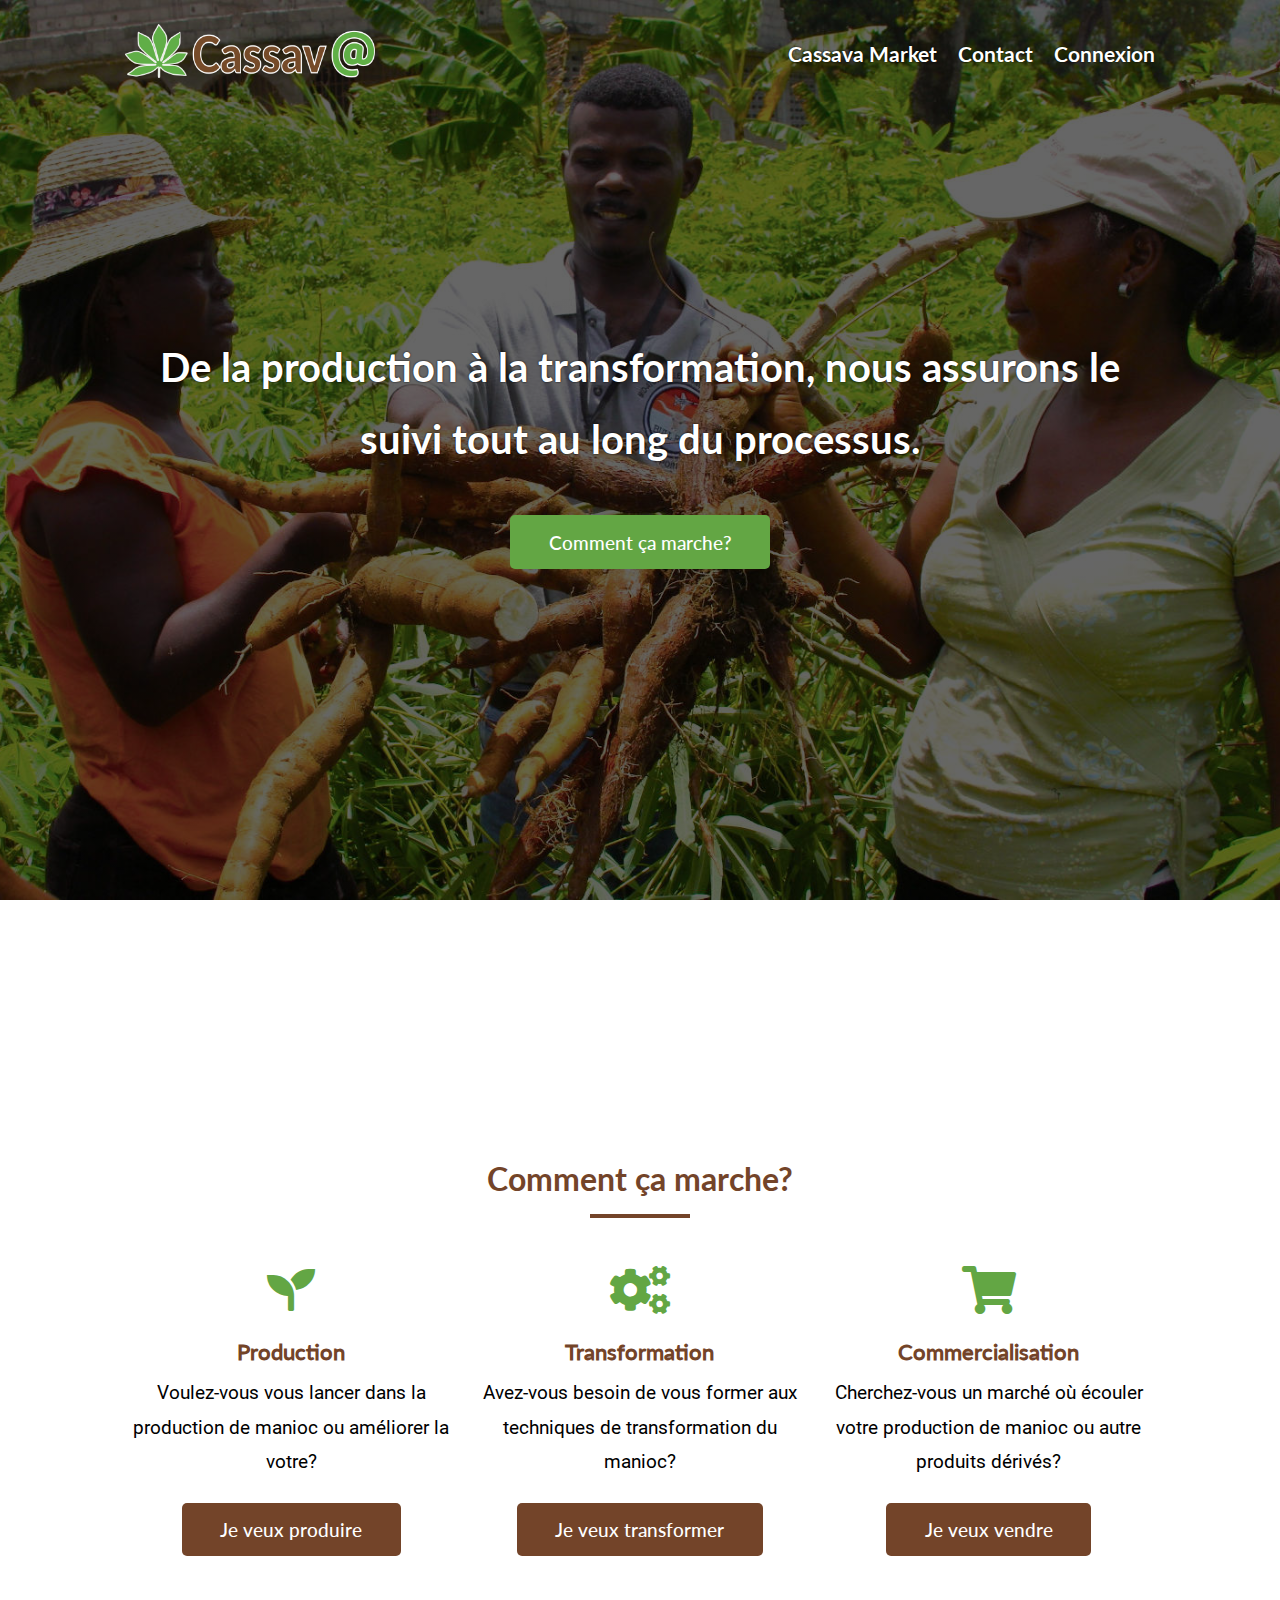
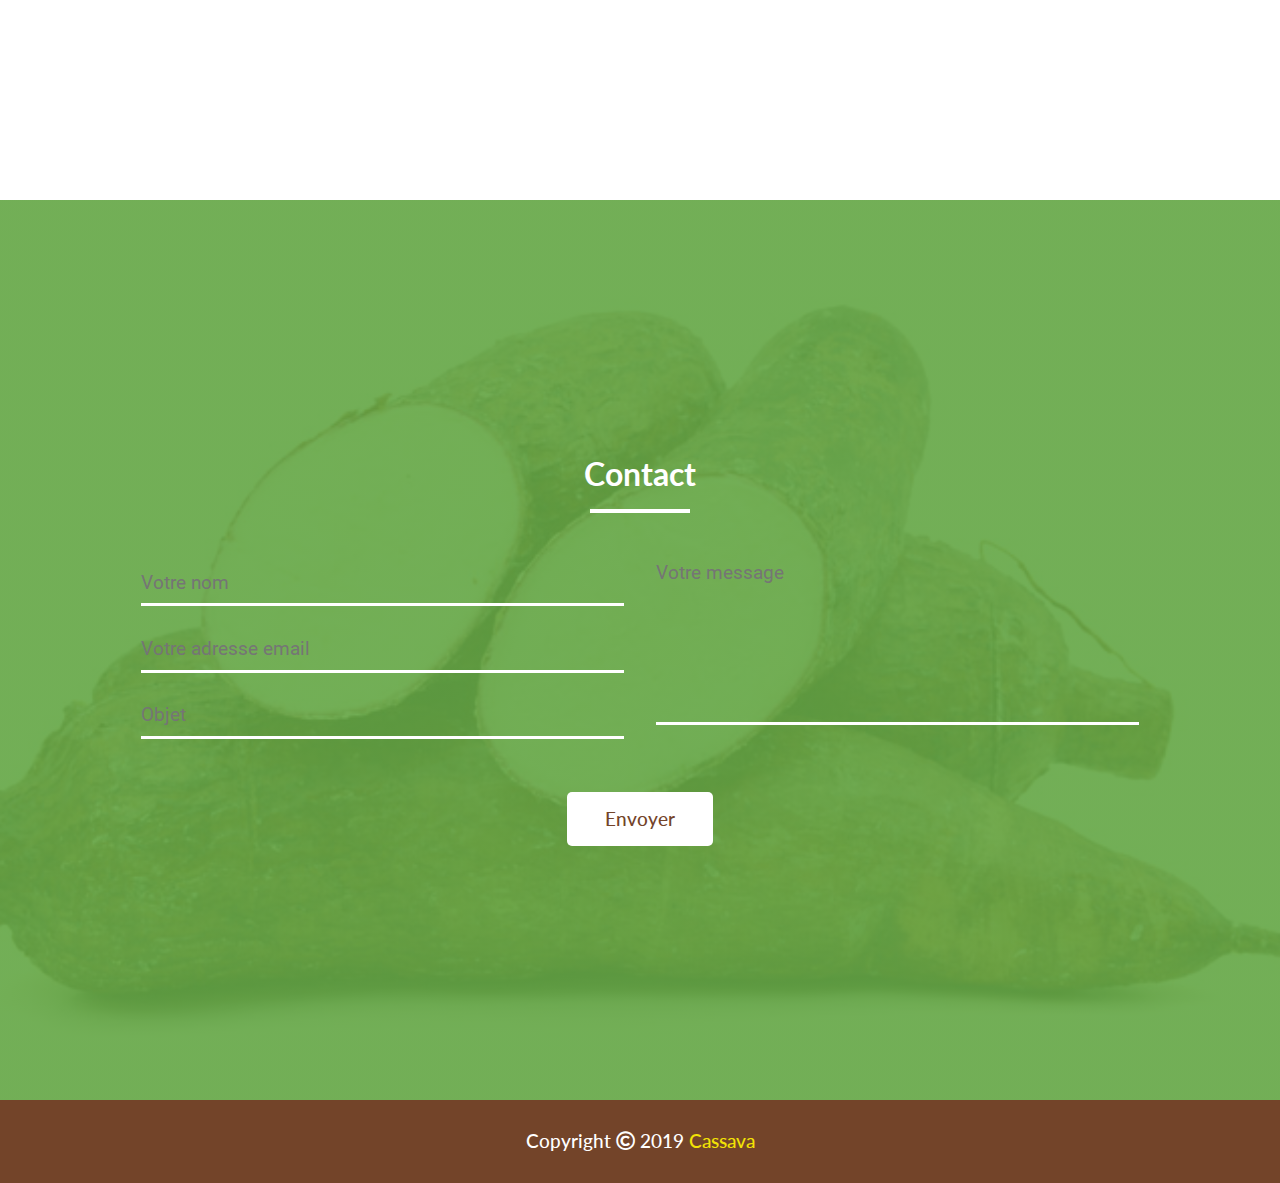
<file: index.html>
<!DOCTYPE html>
<html lang="fr">

<head>
    <meta charset="UTF-8">
    <meta name="viewport" content="width=device-width, initial-scale=1.0">
    <meta http-equiv="X-UA-Compatible" content="ie=edge">

    <title>Cassava - Mise en relation entre producteurs et acheteurs de manioc et produits transformés</title>

    <meta name="author" content="eliseekn">
    <meta name="keywords" content="manioc, production, transformation, commercialisation, mise en relation">
    <meta name="description" content="Cassava met en relation les producteurs et acheteurs de manioc et produits dérivés">

    <link rel="apple-touch-icon-precomposed" sizes="57x57" href="assets/img/logo/favicon/apple-touch-icon-57x57.png" />
    <link rel="apple-touch-icon-precomposed" sizes="114x114"
        href="assets/img/logo/favicon/apple-touch-icon-114x114.png" />
    <link rel="apple-touch-icon-precomposed" sizes="72x72"
        href="assets/assets/img/logo/favicon/apple-touch-icon-72x72.png" />
    <link rel="apple-touch-icon-precomposed" sizes="144x144"
        href="assets/img/logo/favicon/apple-touch-icon-144x144.png" />
    <link rel="apple-touch-icon-precomposed" sizes="60x60" href="assets/img/logo/favicon/apple-touch-icon-60x60.png" />
    <link rel="apple-touch-icon-precomposed" sizes="120x120"
        href="assets/img/logo/favicon/apple-touch-icon-120x120.png" />
    <link rel="apple-touch-icon-precomposed" sizes="76x76" href="assets/img/logo/favicon/apple-touch-icon-76x76.png" />
    <link rel="apple-touch-icon-precomposed" sizes="152x152"
        href="assets/img/logo/favicon/apple-touch-icon-152x152.png" />
    <link rel="icon" type="image/png" href="assets/img/logo/favicon/favicon-196x196.png" sizes="196x196" />
    <link rel="icon" type="image/png" href="assets/img/logo/favicon/favicon-96x96.png" sizes="96x96" />
    <link rel="icon" type="image/png" href="assets/img/logo/favicon/favicon-32x32.png" sizes="32x32" />
    <link rel="icon" type="image/png" href="assets/img/logo/favicon/favicon-16x16.png" sizes="16x16" />
    <link rel="icon" type="image/png" href="assets/img/logo/favicon/favicon-128.png" sizes="128x128" />
    <meta name="application-name" content="&nbsp;" />
    <meta name="msapplication-TileColor" content="#FFFFFF" />
    <meta name="msapplication-TileImage" content="assets/img/logo/favicon/mstile-144x144.png" />
    <meta name="msapplication-square70x70logo" content="assets/img/logo/favicon/mstile-70x70.png" />
    <meta name="msapplication-square150x150logo" content="assets/img/logo/favicon/mstile-150x150.png" />
    <meta name="msapplication-wide310x150logo" content="assets/img/logo/favicon/mstile-310x150.png" />
    <meta name="msapplication-square310x310logo" content="assets/img/logo/favicon/mstile-310x310.png" />

    <link rel="stylesheet" href="vendor/fontawesome-5.11.2/css/all.min.css">
    <link rel="stylesheet" href="assets/css/home.css">

    <script src="vendor/jquery-3.4.1.min.js"></script>
    <script src="assets/js/scroll-top.js"></script>
</head>
<body id="page-top">
    <nav>
        <div class="container">
            <a href="#" title="Accueil">
                <img src="assets/img/logo/logo.png" alt="Logo">
            </a>

            <ul>
                <a href="cassava-market.html">Cassava Market</a>
                <a href="#contact">Contact</a>
                <a href="connexion.html">Connexion</a>
            </ul>
        </div>
    </nav>

    <header>
        <div class="container">
            <h1>De la production à la transformation, nous assurons le suivi tout au long du processus.</h1>
            <a href="#comment-ca-marche" class="btn__green">Comment ça marche?</a>
        </div>
    </header>

    <section id="comment-ca-marche">
        <div class="container">
            <div class="section-header">
                <h2>Comment ça marche?</h2>
                <hr noshade="noshade">
            </div>

            <div class="section-content">
                <div>
                    <li class="fas fa-seedling"></li>
                    <h3>Production</h3>
                    <p>Voulez-vous vous lancer dans la production de manioc ou améliorer la votre?</p>
                    <a href="production.html" class="btn__brown">Je veux produire</a>
                </div>

                <div>
                    <li class="fas fa-cogs"></li>
                    <h3>Transformation</h3>
                    <p>Avez-vous besoin de vous former aux techniques de transformation du manioc?</p>
                    <a href="transformation.html" class="btn__brown">Je veux transformer</a>
                </div>

                <div>
                    <li class="fas fa-shopping-cart"></li>
                    <h3>Commercialisation</h3>
                    <p>Cherchez-vous un marché où écouler votre production de manioc ou autre produits dérivés?</p>
                    <a href="commercialisation.html" class="btn__brown">Je veux vendre</a>
                </div>
            </div>
        </div>
    </section>

    <section id="contact">
        <div class="container">
            <div class="section-header">
                <h2>Contact</h2>
                <hr noshade="noshade">
            </div>

            <div class="section-content">
                <form action="">
                    <div class="row">
                        <div class="col-left">
                            <input type="text" id="name" placeholder="Votre nom" required>
                            <input type="email" id="email" placeholder="Votre adresse email" required>
                            <input type="text" id="subject" placeholder="Objet" required>
                        </div>

                        <div class="col-right">
                            <textarea id="message" rows="7" placeholder="Votre message" required></textarea>
                        </div>
                    </div>

                    <button type="submit" class="btn__white">Envoyer</button>
                </form>
            </div>
        </div>
    </section>

    <a href="#page-top" id="scroll-top" title="Aller en haut">
        <li class="fas fa-chevron-up"></li>
    </a>

    <footer>
        <div class="container">
            <p>
                Copyright <i class="far fa-copyright"></i> 2019 <a href="">Cassava</a>
            </p>
        </div>
    </footer>
</body>
</html>
</file>
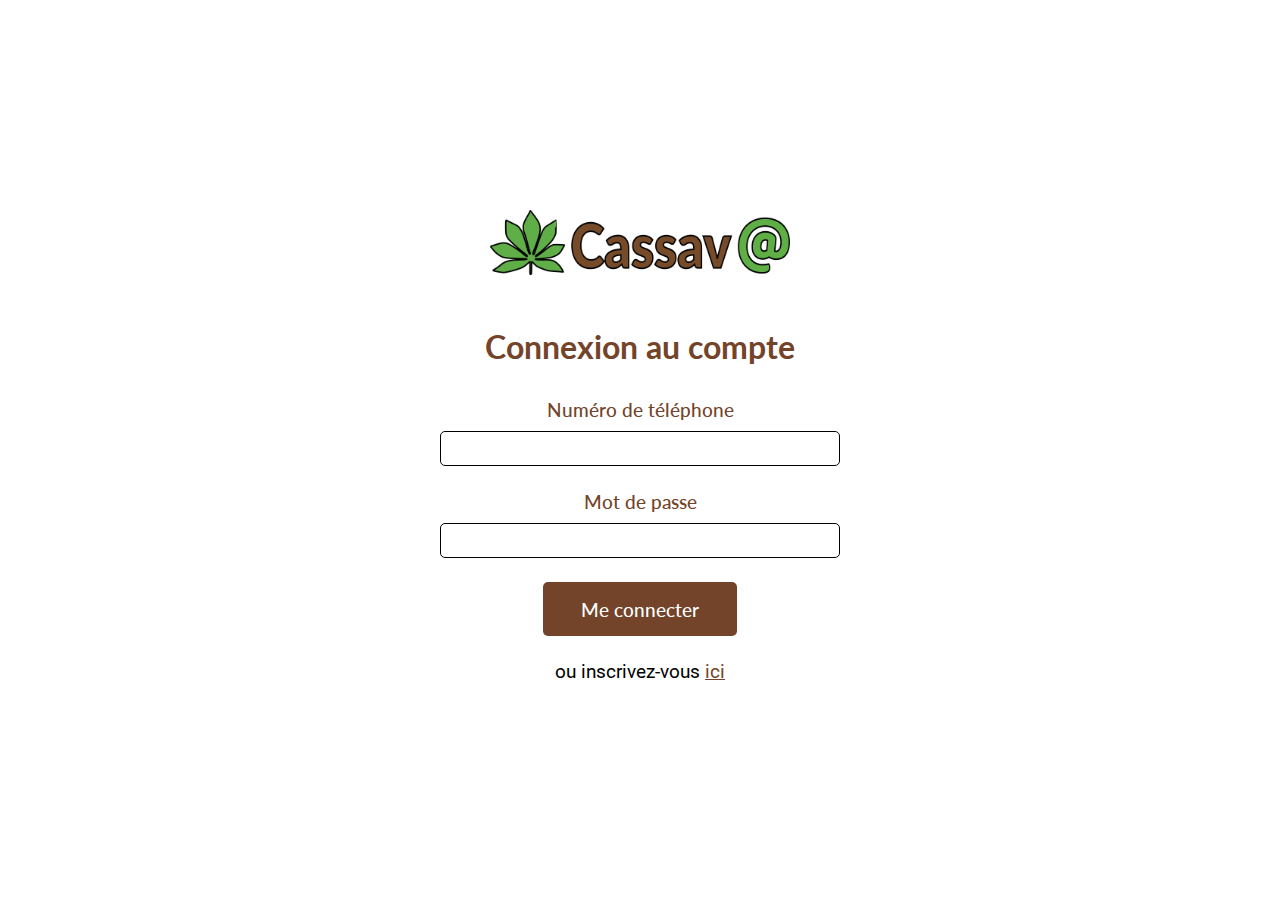
<file: connexion.html>
<!DOCTYPE html>
<html lang="fr">
<head>
    <meta charset="UTF-8">
    <meta name="viewport" content="width=device-width, initial-scale=1.0">
    <meta http-equiv="X-UA-Compatible" content="ie=edge">

    <title>Cassava - Connexion au compte</title>

    <meta name="author" content="eliseekn">
    <meta name="keywords" content="manioc, production manioc, mise en relation">
    <meta name="description" content="Cassava met en relation producteurs et professionnels de la culture du manioc">

    <link rel="apple-touch-icon-precomposed" sizes="57x57" href="assets/img/logo/favicon/apple-touch-icon-57x57.png" />
    <link rel="apple-touch-icon-precomposed" sizes="114x114" href="assets/img/logo/favicon/apple-touch-icon-114x114.png" />
    <link rel="apple-touch-icon-precomposed" sizes="72x72" href="assets/assets/img/logo/favicon/apple-touch-icon-72x72.png" />
    <link rel="apple-touch-icon-precomposed" sizes="144x144" href="assets/img/logo/favicon/apple-touch-icon-144x144.png" />
    <link rel="apple-touch-icon-precomposed" sizes="60x60" href="assets/img/logo/favicon/apple-touch-icon-60x60.png" />
    <link rel="apple-touch-icon-precomposed" sizes="120x120" href="assets/img/logo/favicon/apple-touch-icon-120x120.png" />
    <link rel="apple-touch-icon-precomposed" sizes="76x76" href="assets/img/logo/favicon/apple-touch-icon-76x76.png" />
    <link rel="apple-touch-icon-precomposed" sizes="152x152" href="assets/img/logo/favicon/apple-touch-icon-152x152.png" />
    <link rel="icon" type="image/png" href="assets/img/logo/favicon/favicon-196x196.png" sizes="196x196" />
    <link rel="icon" type="image/png" href="assets/img/logo/favicon/favicon-96x96.png" sizes="96x96" />
    <link rel="icon" type="image/png" href="assets/img/logo/favicon/favicon-32x32.png" sizes="32x32" />
    <link rel="icon" type="image/png" href="assets/img/logo/favicon/favicon-16x16.png" sizes="16x16" />
    <link rel="icon" type="image/png" href="assets/img/logo/favicon/favicon-128.png" sizes="128x128" />
    <meta name="application-name" content="&nbsp;"/>
    <meta name="msapplication-TileColor" content="#FFFFFF" />
    <meta name="msapplication-TileImage" content="assets/img/logo/favicon/mstile-144x144.png" />
    <meta name="msapplication-square70x70logo" content="assets/img/logo/favicon/mstile-70x70.png" />
    <meta name="msapplication-square150x150logo" content="assets/img/logo/favicon/mstile-150x150.png" />
    <meta name="msapplication-wide310x150logo" content="assets/img/logo/favicon/mstile-310x150.png" />
    <meta name="msapplication-square310x310logo" content="assets/img/logo/favicon/mstile-310x310.png" />

    <link rel="stylesheet" href="vendor/fontawesome-5.11.2/css/all.min.css">
    <link rel="stylesheet" href="assets/css/account.css">
</head>
<body>
    <div class="login-card">
        <div class="container">
            <img src="assets/img/logo/logo_2.png" alt="Logo Cassava">

            <div class="section-header">
                <h2>Connexion au compte</h2>
            </div>
            
            <form id="login-form">
                <div class="input-group">
                    <label for="phone">Numéro de téléphone</label>
                    <input type="text" id="phone">
                </div>
                
                <div class="input-group">
                    <label for="password">Mot de passe</label>
                    <input type="password" id="password">
                </div>

                <div>
                    <button type="submit" class="btn__brown">Me connecter</button>
                    <p>ou inscrivez-vous <a href="inscription.html">ici</a></p>
                </div>
            </form>
        </div>
    </div>
</body>
</file>
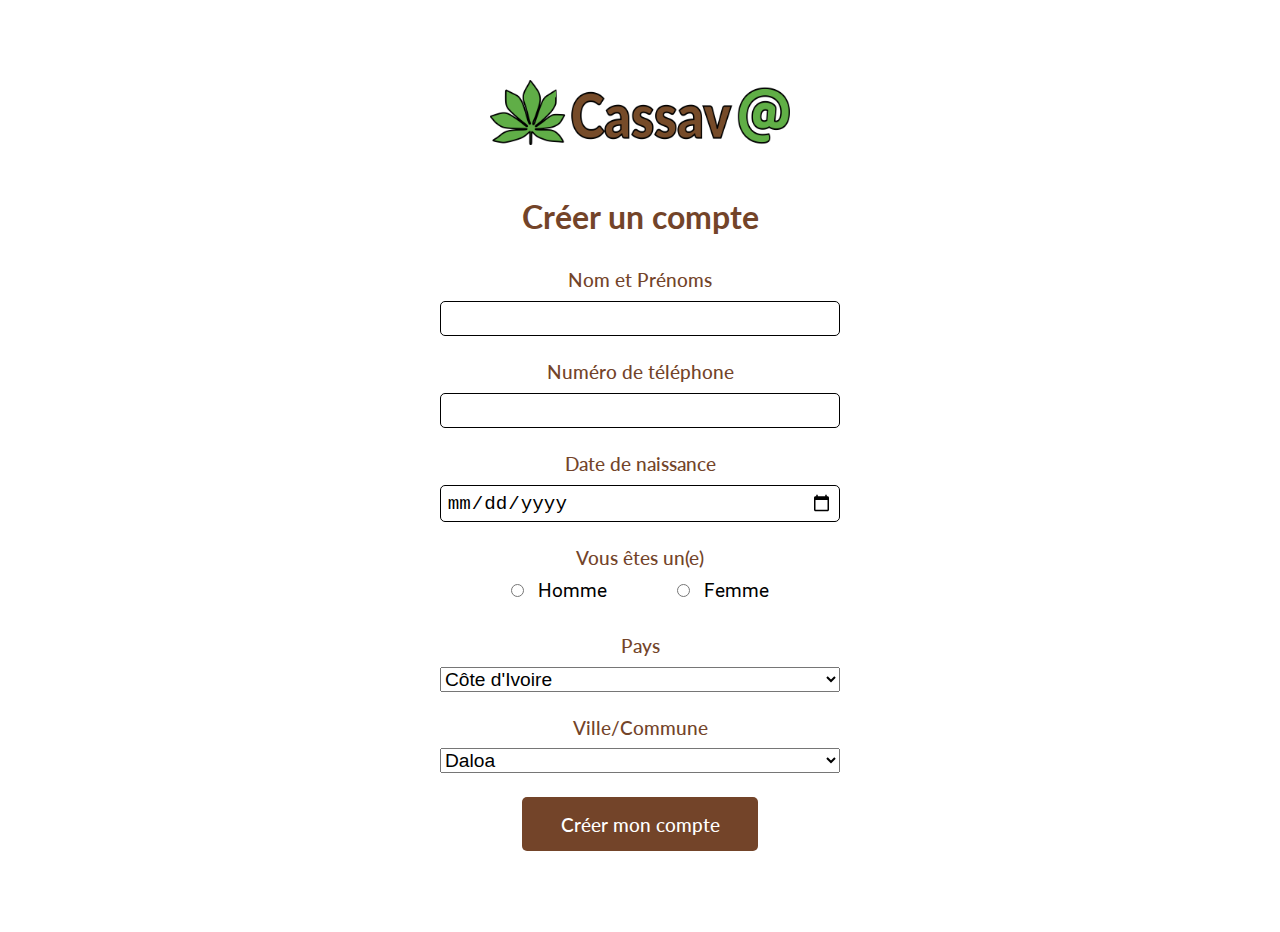
<file: inscription.html>
<!DOCTYPE html>
<html lang="fr">
<head>
    <meta charset="UTF-8">
    <meta name="viewport" content="width=device-width, initial-scale=1.0">
    <meta http-equiv="X-UA-Compatible" content="ie=edge">

    <title>Cassava - Formation et conseils sur la production de manioc</title>

    <meta name="author" content="eliseekn">
    <meta name="keywords" content="manioc, production manioc, mise en relation">
    <meta name="description" content="Cassava met en relation producteurs et professionnels de la culture du manioc">

    <link rel="apple-touch-icon-precomposed" sizes="57x57" href="assets/img/logo/favicon/apple-touch-icon-57x57.png" />
    <link rel="apple-touch-icon-precomposed" sizes="114x114" href="assets/img/logo/favicon/apple-touch-icon-114x114.png" />
    <link rel="apple-touch-icon-precomposed" sizes="72x72" href="assets/assets/img/logo/favicon/apple-touch-icon-72x72.png" />
    <link rel="apple-touch-icon-precomposed" sizes="144x144" href="assets/img/logo/favicon/apple-touch-icon-144x144.png" />
    <link rel="apple-touch-icon-precomposed" sizes="60x60" href="assets/img/logo/favicon/apple-touch-icon-60x60.png" />
    <link rel="apple-touch-icon-precomposed" sizes="120x120" href="assets/img/logo/favicon/apple-touch-icon-120x120.png" />
    <link rel="apple-touch-icon-precomposed" sizes="76x76" href="assets/img/logo/favicon/apple-touch-icon-76x76.png" />
    <link rel="apple-touch-icon-precomposed" sizes="152x152" href="assets/img/logo/favicon/apple-touch-icon-152x152.png" />
    <link rel="icon" type="image/png" href="assets/img/logo/favicon/favicon-196x196.png" sizes="196x196" />
    <link rel="icon" type="image/png" href="assets/img/logo/favicon/favicon-96x96.png" sizes="96x96" />
    <link rel="icon" type="image/png" href="assets/img/logo/favicon/favicon-32x32.png" sizes="32x32" />
    <link rel="icon" type="image/png" href="assets/img/logo/favicon/favicon-16x16.png" sizes="16x16" />
    <link rel="icon" type="image/png" href="assets/img/logo/favicon/favicon-128.png" sizes="128x128" />
    <meta name="application-name" content="&nbsp;"/>
    <meta name="msapplication-TileColor" content="#FFFFFF" />
    <meta name="msapplication-TileImage" content="assets/img/logo/favicon/mstile-144x144.png" />
    <meta name="msapplication-square70x70logo" content="assets/img/logo/favicon/mstile-70x70.png" />
    <meta name="msapplication-square150x150logo" content="assets/img/logo/favicon/mstile-150x150.png" />
    <meta name="msapplication-wide310x150logo" content="assets/img/logo/favicon/mstile-310x150.png" />
    <meta name="msapplication-square310x310logo" content="assets/img/logo/favicon/mstile-310x310.png" />

    <link rel="stylesheet" href="vendor/fontawesome-5.11.2/css/all.min.css">
    <link rel="stylesheet" href="assets/css/account.css">
</head>
<body>
    <div class="register-card">
        <div class="container">
            <img src="assets/img/logo/logo_2.png" alt="Logo Cassava">

            <div class="section-header">
                <h2>Créer un compte</h2>
            </div>
            
            <form id="register-form">
                <div class="input-group">
                    <label for="last-name">Nom et Prénoms</label>
                    <input type="text" id="last-name">
                </div>

                <div class="input-group">
                    <label for="phone">Numéro de téléphone</label>
                    <input type="text" id="phone">
                </div>

                <div class="input-group">
                    <label for="dob">Date de naissance</label>
                    <input type="date" id="dob">
                </div>

                <div class="input-group">
                    <label>Vous êtes un(e)</label>

                    <div class="inline">
                        <div class="radio-group">
                            <input type="radio" name="sex">
                            <label>Homme</label>
                        </div>
    
                        <div class="radio-group">
                            <input type="radio" name="sex">
                            <label>Femme</label>
                        </div>
                    </div>
                </div>

                <div class="input-group">
                    <label for="country">Pays</label>

                    <select id="country">
                        <option value="Côte d'Ivoire">Côte d'Ivoire</option>
                    </select>
                </div>

                <div class="input-group">
                    <label for="country">Ville/Commune</label>

                    <select id="city">
                        <option value="Daloa">Daloa</option>
                    </select>
                </div>

                <button type="submit" class="btn__brown">Créer mon compte</button>
            </form>
        </div>
    </section>
</body>
</file>
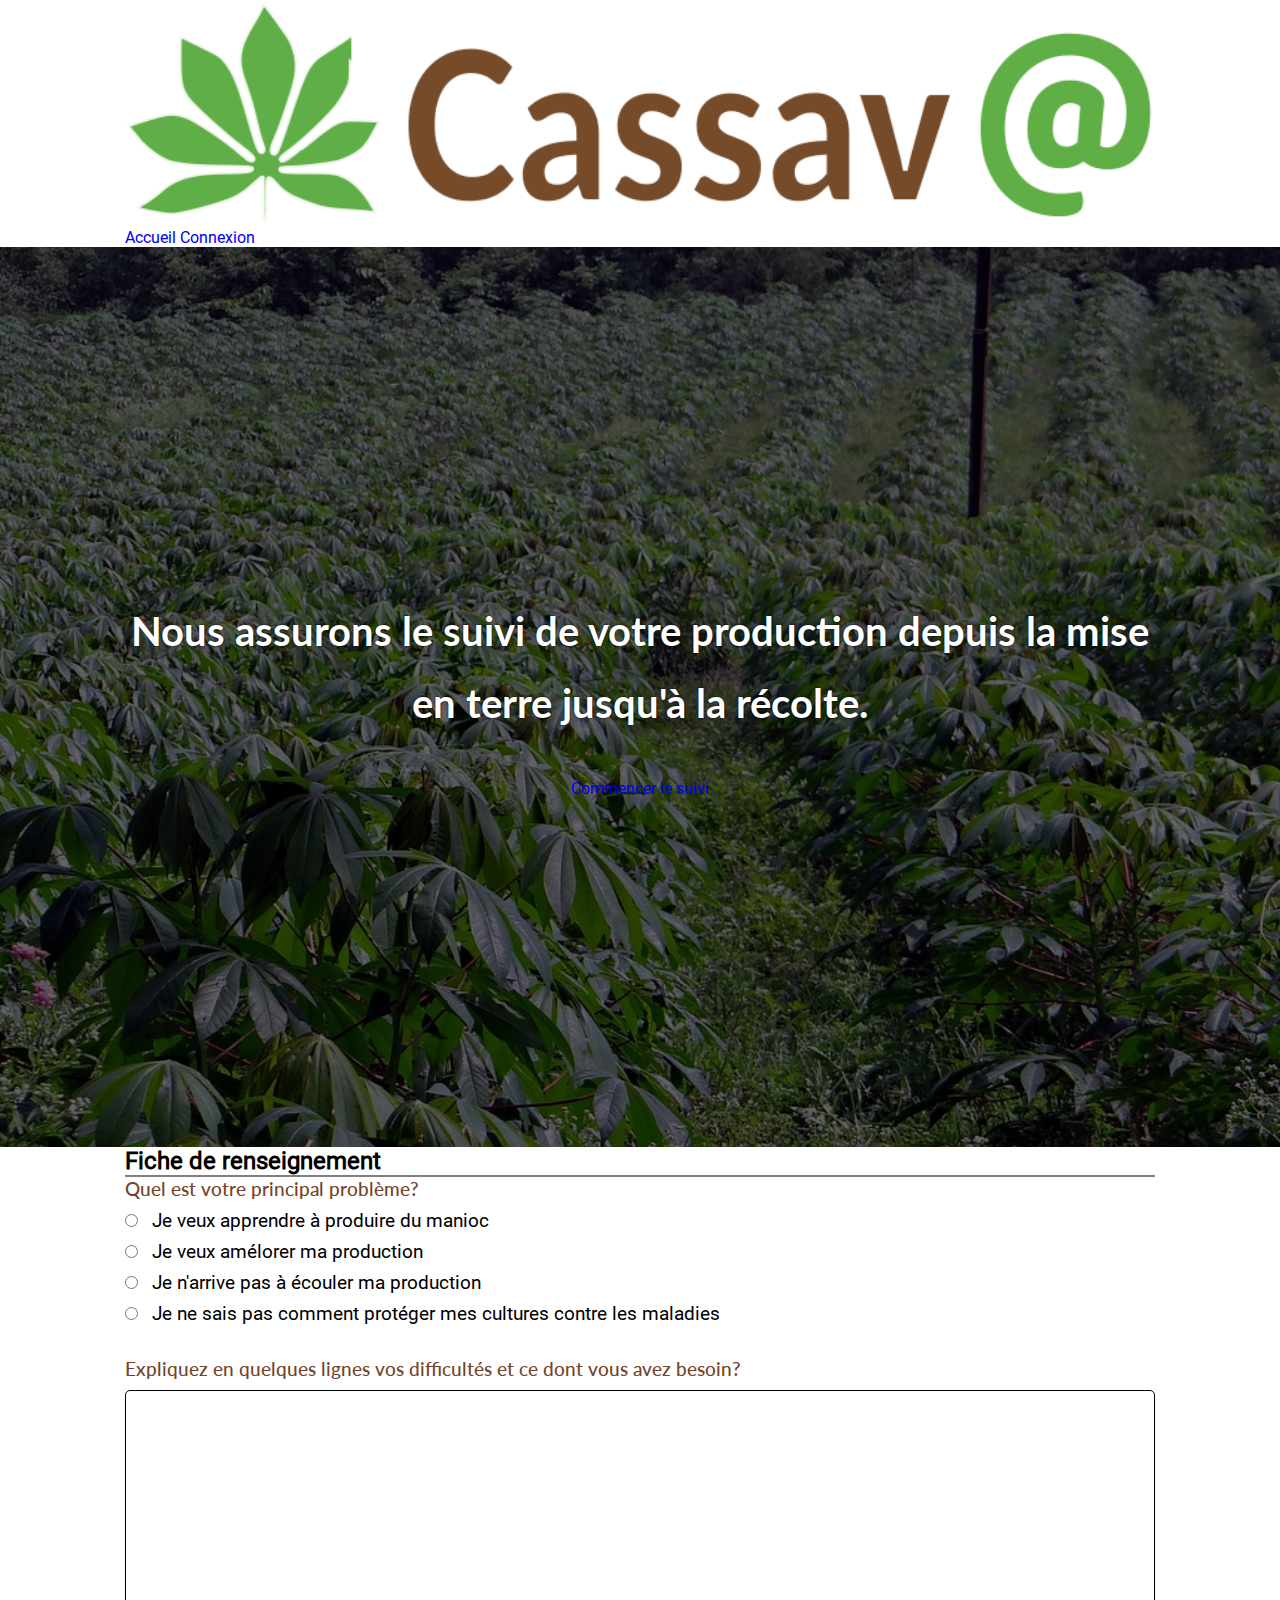
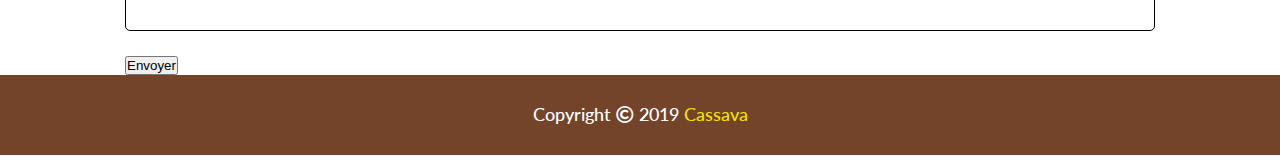
<file: production.html>
<!DOCTYPE html>
<html lang="fr">
<head>
    <meta charset="UTF-8">
    <meta name="viewport" content="width=device-width, initial-scale=1.0">
    <meta http-equiv="X-UA-Compatible" content="ie=edge">

    <title>Cassava - Formations et conseils sur la production de manioc</title>

    <meta name="author" content="eliseekn">
    <meta name="keywords" content="manioc, production manioc, mise en relation">
    <meta name="description" content="Cassava met en relation producteurs et professionnels de la culture du manioc">

    <link rel="apple-touch-icon-precomposed" sizes="57x57" href="assets/img/logo/favicon/apple-touch-icon-57x57.png" />
    <link rel="apple-touch-icon-precomposed" sizes="114x114" href="assets/img/logo/favicon/apple-touch-icon-114x114.png" />
    <link rel="apple-touch-icon-precomposed" sizes="72x72" href="assets/assets/img/logo/favicon/apple-touch-icon-72x72.png" />
    <link rel="apple-touch-icon-precomposed" sizes="144x144" href="assets/img/logo/favicon/apple-touch-icon-144x144.png" />
    <link rel="apple-touch-icon-precomposed" sizes="60x60" href="assets/img/logo/favicon/apple-touch-icon-60x60.png" />
    <link rel="apple-touch-icon-precomposed" sizes="120x120" href="assets/img/logo/favicon/apple-touch-icon-120x120.png" />
    <link rel="apple-touch-icon-precomposed" sizes="76x76" href="assets/img/logo/favicon/apple-touch-icon-76x76.png" />
    <link rel="apple-touch-icon-precomposed" sizes="152x152" href="assets/img/logo/favicon/apple-touch-icon-152x152.png" />
    <link rel="icon" type="image/png" href="assets/img/logo/favicon/favicon-196x196.png" sizes="196x196" />
    <link rel="icon" type="image/png" href="assets/img/logo/favicon/favicon-96x96.png" sizes="96x96" />
    <link rel="icon" type="image/png" href="assets/img/logo/favicon/favicon-32x32.png" sizes="32x32" />
    <link rel="icon" type="image/png" href="assets/img/logo/favicon/favicon-16x16.png" sizes="16x16" />
    <link rel="icon" type="image/png" href="assets/img/logo/favicon/favicon-128.png" sizes="128x128" />
    <meta name="application-name" content="&nbsp;"/>
    <meta name="msapplication-TileColor" content="#FFFFFF" />
    <meta name="msapplication-TileImage" content="assets/img/logo/favicon/mstile-144x144.png" />
    <meta name="msapplication-square70x70logo" content="assets/img/logo/favicon/mstile-70x70.png" />
    <meta name="msapplication-square150x150logo" content="assets/img/logo/favicon/mstile-150x150.png" />
    <meta name="msapplication-wide310x150logo" content="assets/img/logo/favicon/mstile-310x150.png" />
    <meta name="msapplication-square310x310logo" content="assets/img/logo/favicon/mstile-310x310.png" />

    <link rel="stylesheet" href="vendor/fontawesome-5.11.2/css/all.min.css">
    <link rel="stylesheet" href="assets/css/production.css">

    <script src="vendor/jquery-3.4.1.min.js"></script>
    <script src="assets/js/scroll-top.js"></script>
</head>
<body id="page-top">
    <nav>
        <div class="container">
            <a href="#" title="Accueil">
                <img src="assets/img/logo/logo.png" alt="Logo">
            </a>

            <ul>
                <a href="index.html">Accueil</a>
                <a href="connexion.html">Connexion</a>
            </ul>
        </div>
    </nav>

    <header>
        <div class="container">
            <h1>Nous assurons le suivi de votre production depuis la mise en terre jusqu'à la récolte.</h1>
            <a href="#fiche-suivi" class="btn__green">Commencer le suivi</a>
        </div>
    </header>

    <section id="fiche-suivi">
        <div class="container">
            <div class="section-header">
                <h2>Fiche de renseignement</h2>
                <hr noshade="noshade">
            </div>

            <div class="section-content">
                <form action="">
                    <div class="input-group">
                        <label>Quel est votre principal problème?</label>

                        <div class="radio-group">
                            <input type="radio" name="pb">
                            <label>Je veux apprendre à produire du manioc</label>
                        </div>

                        <div class="radio-group">
                            <input type="radio" name="pb">
                            <label>Je veux amélorer ma production</label>
                        </div>

                        <div class="radio-group">
                            <input type="radio" name="pb">
                            <label>Je n'arrive pas à écouler ma production</label>
                        </div>

                        <div class="radio-group">
                            <input type="radio" name="pb">
                            <label>Je ne sais pas comment protéger mes cultures contre les maladies</label>
                        </div>
                    </div>

                    <div class="input-group">
                        <label for="needs">
                            Expliquez en quelques lignes vos difficultés et ce dont vous avez besoin?
                        </label>

                        <textarea id="needs" rows="10"></textarea>
                    </div>

                    <button type="submit" class="btn__brown">Envoyer</button>
                </form>
            </div>
        </div>
    </section>

    <a href="#page-top" id="scroll-top" title="Aller en haut">
        <li class="fas fa-chevron-up"></li>
    </a>

    <footer>
        <div class="container">
            <p>
               Copyright <i class="far fa-copyright"></i> 2019 <a href="">Cassava</a>
            </p>
        </div>
    </footer>
</body>
</html>
</file>
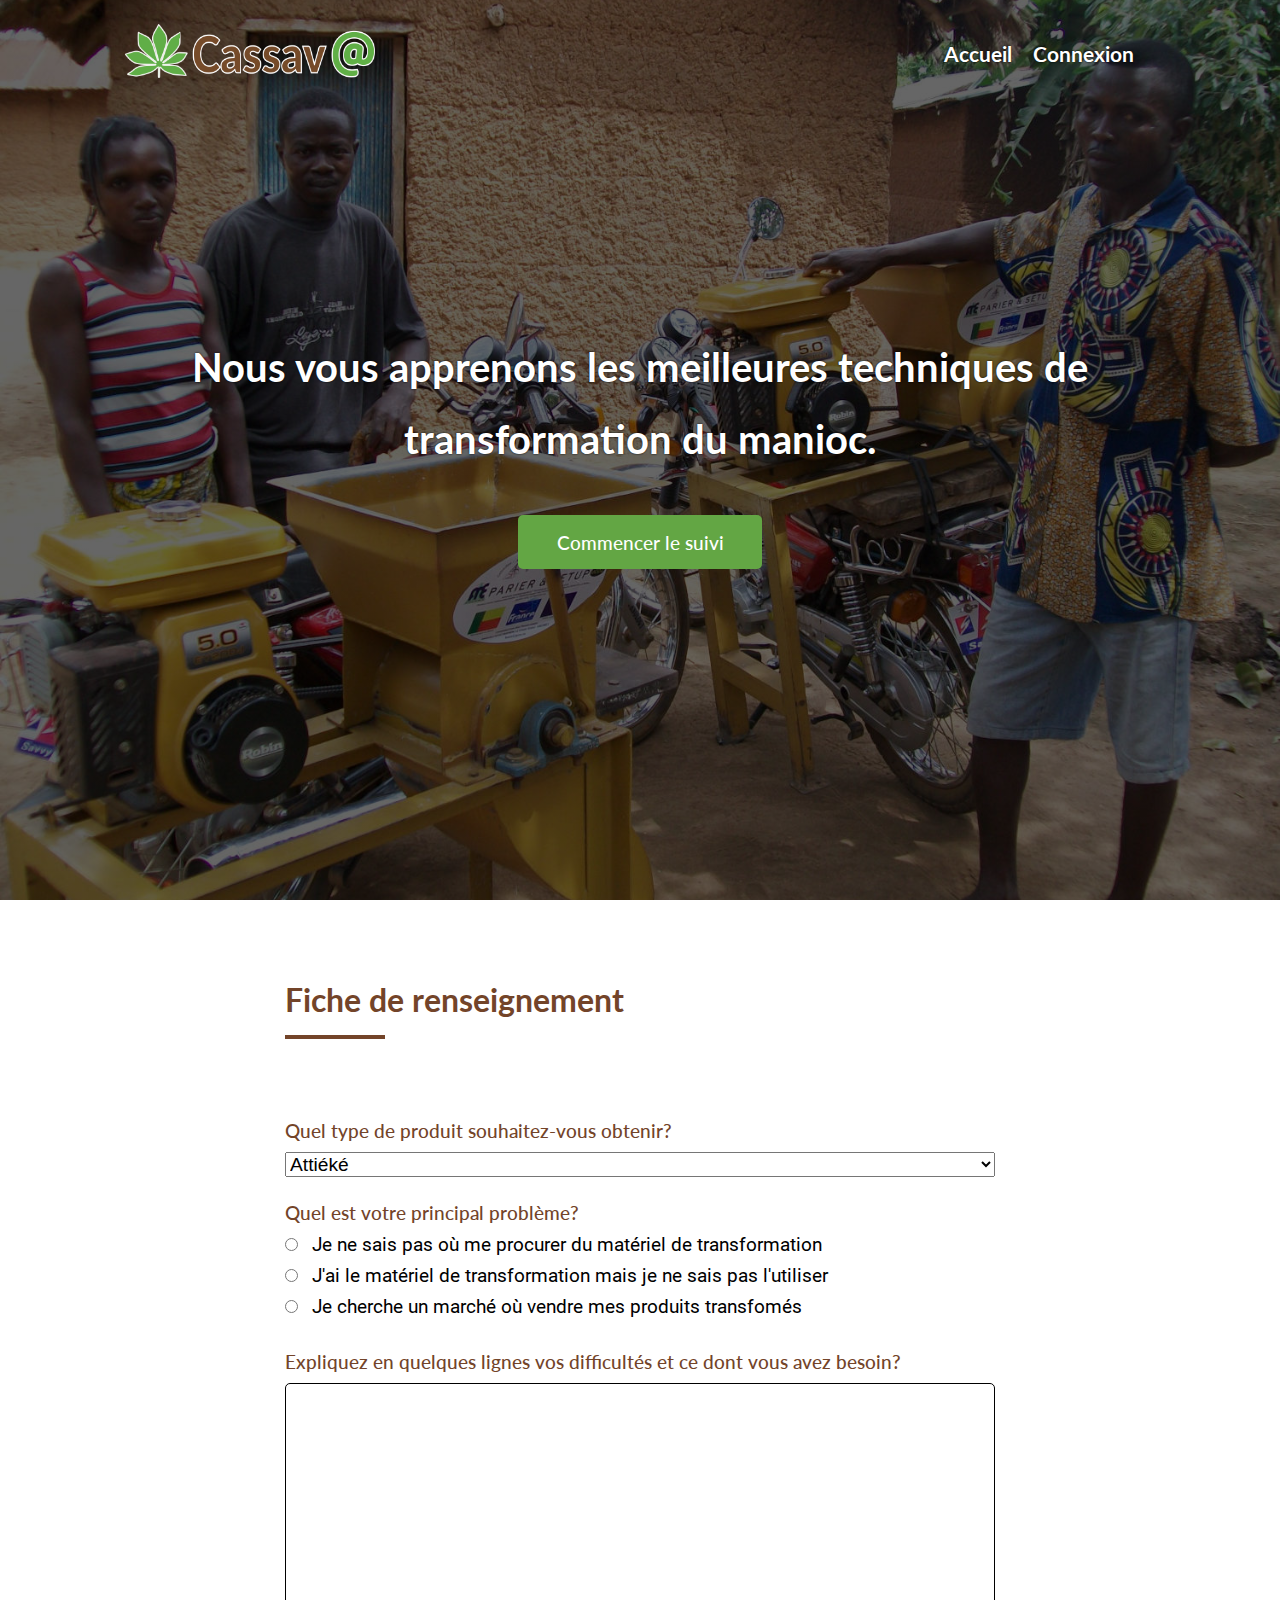
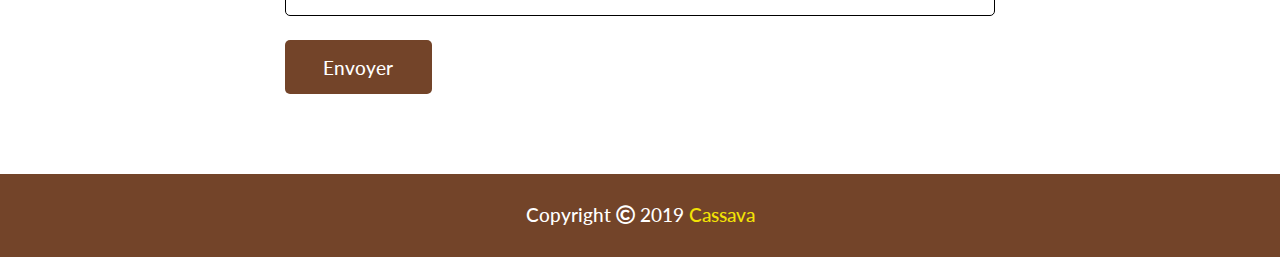
<file: transformation.html>
<!DOCTYPE html>
<html lang="fr">
<head>
    <meta charset="UTF-8">
    <meta name="viewport" content="width=device-width, initial-scale=1.0">
    <meta http-equiv="X-UA-Compatible" content="ie=edge">

    <title>Cassava - Formation sur la transformation de manioc</title>

    <meta name="author" content="eliseekn">
    <meta name="keywords" content="manioc, transformation manioc, mise en relation">
    <meta name="description" content="Cassava met en relation producteurs et professionnels de la culture du manioc">

    <link rel="apple-touch-icon-precomposed" sizes="57x57" href="assets/img/logo/favicon/apple-touch-icon-57x57.png" />
    <link rel="apple-touch-icon-precomposed" sizes="114x114" href="assets/img/logo/favicon/apple-touch-icon-114x114.png" />
    <link rel="apple-touch-icon-precomposed" sizes="72x72" href="assets/assets/img/logo/favicon/apple-touch-icon-72x72.png" />
    <link rel="apple-touch-icon-precomposed" sizes="144x144" href="assets/img/logo/favicon/apple-touch-icon-144x144.png" />
    <link rel="apple-touch-icon-precomposed" sizes="60x60" href="assets/img/logo/favicon/apple-touch-icon-60x60.png" />
    <link rel="apple-touch-icon-precomposed" sizes="120x120" href="assets/img/logo/favicon/apple-touch-icon-120x120.png" />
    <link rel="apple-touch-icon-precomposed" sizes="76x76" href="assets/img/logo/favicon/apple-touch-icon-76x76.png" />
    <link rel="apple-touch-icon-precomposed" sizes="152x152" href="assets/img/logo/favicon/apple-touch-icon-152x152.png" />
    <link rel="icon" type="image/png" href="assets/img/logo/favicon/favicon-196x196.png" sizes="196x196" />
    <link rel="icon" type="image/png" href="assets/img/logo/favicon/favicon-96x96.png" sizes="96x96" />
    <link rel="icon" type="image/png" href="assets/img/logo/favicon/favicon-32x32.png" sizes="32x32" />
    <link rel="icon" type="image/png" href="assets/img/logo/favicon/favicon-16x16.png" sizes="16x16" />
    <link rel="icon" type="image/png" href="assets/img/logo/favicon/favicon-128.png" sizes="128x128" />
    <meta name="application-name" content="&nbsp;"/>
    <meta name="msapplication-TileColor" content="#FFFFFF" />
    <meta name="msapplication-TileImage" content="assets/img/logo/favicon/mstile-144x144.png" />
    <meta name="msapplication-square70x70logo" content="assets/img/logo/favicon/mstile-70x70.png" />
    <meta name="msapplication-square150x150logo" content="assets/img/logo/favicon/mstile-150x150.png" />
    <meta name="msapplication-wide310x150logo" content="assets/img/logo/favicon/mstile-310x150.png" />
    <meta name="msapplication-square310x310logo" content="assets/img/logo/favicon/mstile-310x310.png" />

    <link rel="stylesheet" href="vendor/fontawesome-5.11.2/css/all.min.css">
    <link rel="stylesheet" href="assets/css/transformation.css">

    <script src="vendor/jquery-3.4.1.min.js"></script>
    <script src="assets/js/scroll-top.js"></script>
</head>
<body id="page-top">
    <nav>
        <div class="container">
            <a href="#" title="Accueil">
                <img src="assets/img/logo/logo.png" alt="Logo">
            </a>

            <ul>
                <a href="index.html">Accueil</a>
                <a href="connexion.html">Connexion </a>
            </ul>
        </div>
    </nav>

    <header>
        <div class="container">
            <h1>Nous vous apprenons les meilleures techniques de transformation du manioc.</h1>
            <a href="#fiche-suivi" class="btn__green">Commencer le suivi</a>
        </div>
    </header>

    <section id="fiche-suivi">
        <div class="container">
            <div class="section-header">
                <h2>Fiche de renseignement</h2>
                <hr noshade="noshade">
            </div>

            <div class="section-content">
                <form action="">
                    <div class="input-group">
                        <label for="product">Quel type de produit souhaitez-vous obtenir?</label>

                        <select id="product">
                            <option value="Attiéké" selected>Attiéké</option>
                            <option value="Farine">Farine</option>
                            <option value="Placali">Placali</option>
                            <option value="Cocondé">Cocondé</option>
                        </select>
                    </div>

                    <div class="input-group">
                        <label>Quel est votre principal problème?</label>

                        <div class="radio-group">
                            <input type="radio" name="pb">
                            <label>Je ne sais pas où me procurer du matériel de transformation</label>
                        </div>

                        <div class="radio-group">
                            <input type="radio" name="pb">
                            <label>J'ai le matériel de transformation mais je ne sais pas l'utiliser</label>
                        </div>

                        <div class="radio-group">
                            <input type="radio" name="pb">
                            <label>Je cherche un marché où vendre mes produits transfomés</label>
                        </div>
                    </div>

                    <div class="input-group">
                        <label for="needs">
                            Expliquez en quelques lignes vos difficultés et ce dont vous avez besoin?
                        </label>

                        <textarea id="needs" rows="10"></textarea>
                    </div>

                    <button type="submit" class="btn__brown">Envoyer</button>
                </form>
            </div>
        </div>
    </section>

    <a href="#page-top" id="scroll-top" title="Aller en haut">
        <li class="fas fa-chevron-up"></li>
    </a>

    <footer>
        <div class="container">
            <p>
               Copyright <i class="far fa-copyright"></i> 2019 <a href="">Cassava</a>
            </p>
        </div>
    </footer>
</body>
</html>
</file>
<file: assets/css/home.css>
* {
  margin: 0;
  padding: 0;
  box-sizing: border-box;
}

html {
  scroll-behavior: smooth;
}

img {
  width: 100%;
}

ul {
  list-style: none;
}

a {
  text-decoration: none;
}

p {
  line-height: 1.8;
}

@font-face {
  font-family: "Roboto-Regular";
  src: url("/assets/fonts/Roboto/Roboto-Regular.eot");
  src: url("/assets/fonts/Roboto/Roboto-Regular.eot?#iefix") format("embedded-opentype"), url("/assets/fonts/Roboto/Roboto-Regular.woff2") format("woff2"), url("/assets/fonts/Roboto/Roboto-Regular.woff") format("woff");
  font-weight: normal;
  font-style: normal;
}
@font-face {
  font-family: "Lato-Medium";
  src: url("/assets/fonts/Lato/Lato-Medium.eot");
  src: url("/assets/fonts/Lato/Lato-Medium.eot?#iefix") format("embedded-opentype"), url("/assets/fonts/Lato/Lato-Medium.woff2") format("woff2"), url("/assets/fonts/Lato/Lato-Medium.woff") format("woff");
  font-weight: 500;
  font-style: normal;
}
@font-face {
  font-family: "Lato-Bold";
  src: url("/assets/fonts/Lato/Lato-Bold.eot");
  src: url("/assets/fonts/Lato/Lato-Bold.eot?#iefix") format("embedded-opentype"), url("/assets/fonts/Lato/Lato-Bold.woff2") format("woff2"), url("/assets/fonts/Lato/Lato-Bold.woff") format("woff");
  font-weight: bold;
  font-style: normal;
}
.btn__brown {
  cursor: pointer;
  padding: 0.8em 2em !important;
  font-size: 1.2rem;
  font-family: "Lato-Medium", sans-serif;
  border: none;
  border-radius: 5px;
  background-color: #734429 !important;
  color: white !important;
  transition: all 0.2s ease-out;
}
.btn__brown:hover {
  background-color: #63a644 !important;
  box-shadow: 0 0 5px #63a644 !important;
  color: white !important;
}

.btn__green {
  cursor: pointer;
  padding: 0.8em 2em !important;
  font-size: 1.2rem;
  font-family: "Lato-Medium", sans-serif;
  border: none;
  border-radius: 5px;
  background-color: #63a644 !important;
  color: white !important;
  transition: all 0.2s ease-out;
}
.btn__green:hover {
  background-color: #734429 !important;
  box-shadow: 0 0 5px #734429 !important;
  color: white !important;
}

.btn__white {
  cursor: pointer;
  padding: 0.8em 2em !important;
  font-size: 1.2rem;
  font-family: "Lato-Medium", sans-serif;
  border: none;
  border-radius: 5px;
  background-color: white !important;
  color: #734429 !important;
  transition: all 0.2s ease-out;
}
.btn__white:hover {
  background-color: #734429 !important;
  box-shadow: 0 0 5px #734429 !important;
  color: white !important;
}

#scroll-top {
  position: fixed;
  display: none;
  right: 15px;
  bottom: 15px;
  z-index: 11;
  border-radius: 8px;
  width: 50px;
  height: 50px;
  text-align: center;
  color: white;
  background-color: #734429;
  transition: all 0.2s ease-out;
}
#scroll-top li {
  font-size: 2rem;
  margin-top: 0.25em;
}
#scroll-top:hover {
  color: #63a644;
  box-shadow: 0 0 5px #734429 !important;
}

#show-cart {
  position: fixed;
  display: none;
  right: 15px;
  bottom: 80px;
  z-index: 11;
  border-radius: 8px;
  width: 50px;
  height: 50px;
  text-align: center;
  color: white;
  background-color: #734429;
  transition: all 0.2s ease-out;
}
#show-cart li {
  font-size: 2rem;
  margin-top: 0.25em;
}
#show-cart span {
  position: absolute;
  font-size: 1.5rem;
  font-weight: bold;
  right: 15px;
  color: #63a644;
}
#show-cart:hover {
  color: #63a644;
  box-shadow: 0 0 5px #734429 !important;
}
#show-cart:hover span {
  color: white;
}

body {
  font-family: "Roboto-Regular", sans-serif;
}

.container {
  width: 90%;
  max-width: 1030px;
  margin: 0 auto;
}

nav {
  padding: 1.5em 0;
  position: absolute;
  width: 100%;
}
nav .container {
  display: flex;
  align-items: center;
  justify-content: space-between;
}
nav img {
  max-width: 250px;
}
nav ul {
  display: flex;
  align-items: center;
}
nav ul a:nth-child(1), nav ul a:nth-child(2) {
  margin-right: 1em;
}
nav ul a {
  color: white;
  font-family: "Lato-Bold", sans-serif;
  font-size: 1.3rem;
}
nav ul a:hover {
  color: #63a644;
}
nav ul a, nav ul li {
  text-shadow: 0 0 2px black;
}
nav .fa-shopping-cart {
  margin-right: 0.2em;
  font-size: 1.3rem;
  color: #63a644;
}

header,
#comment-ca-marche,
#contact,
.login-card {
  height: 100vh;
  display: flex;
  flex-direction: column;
  justify-content: center;
  text-align: center;
}

footer {
  background-color: #734429;
  text-align: center;
  color: white;
  padding: 1.5em;
}
footer p {
  color: white;
  font-family: "Lato-Medium", sans-serif;
  font-size: 1.2rem;
}
footer a {
  color: #f2e205;
}

header {
  background: linear-gradient(to right, rgba(0, 0, 0, 0.6), rgba(0, 0, 0, 0.6)), url("/assets/img/bg/accueil.jpg") no-repeat;
  background-position: center;
  background-size: cover;
  height: 100vh;
  display: flex;
}
header .container {
  display: flex;
  flex-direction: column;
  align-items: center;
  justify-content: center;
}
header h1 {
  color: white;
  font-family: "Lato-Bold", sans-serif;
  font-size: 2.5rem;
  text-align: center;
  text-shadow: 0 0 2px black;
  margin-bottom: 1em;
  line-height: 1.8;
}

#comment-ca-marche .section-header {
  padding-bottom: 3em;
}
#comment-ca-marche .section-header h2 {
  font-family: "Lato-Bold", sans-serif;
  font-size: 2rem;
  color: #734429;
  margin-bottom: 0.5em;
}
#comment-ca-marche .section-header hr {
  width: 100px;
  border-width: 2px;
  border-color: #734429;
  margin: 0 auto;
}
#comment-ca-marche .section-content {
  display: grid;
  grid-gap: 1em;
  grid-template-columns: repeat(auto-fit, minmax(300px, 1fr));
}
#comment-ca-marche .section-content li {
  font-size: 3rem;
  color: #63a644;
  margin-bottom: 0.5em;
}
#comment-ca-marche .section-content h3 {
  font-family: "Lato-Medium", sans-serif;
  font-size: 1.4rem;
  color: #734429;
  margin-bottom: 0.5em;
}
#comment-ca-marche .section-content p {
  font-family: "Roboto-Regular", sans-serif;
  font-size: 1.2rem;
  margin-bottom: 2em;
}

#contact {
  background: linear-gradient(to right, rgba(99, 166, 68, 0.9), rgba(99, 166, 68, 0.9)), url("/assets/img/tubercules-manioc.jpg") no-repeat;
  background-position: center;
  background-size: cover;
}
#contact p {
  color: white;
  font-family: "Lato-Bold", sans-serif;
  font-size: 1.2rem;
  margin-bottom: 3em;
}
#contact .section-header {
  padding-bottom: 3em;
}
#contact .section-header h2 {
  font-family: "Lato-Bold", sans-serif;
  font-size: 2rem;
  color: white;
  margin-bottom: 0.5em;
}
#contact .section-header hr {
  width: 100px;
  border-width: 2px;
  border-color: white;
  margin: 0 auto;
}
#contact form {
  display: flex;
  flex-direction: column;
  align-items: center;
}
#contact .row {
  display: flex;
  width: 100%;
  margin-bottom: 2em;
}
#contact .col-left, #contact .col-right {
  padding: 0 1em;
  width: 100%;
}
#contact .col-left {
  display: flex;
  flex-direction: column;
}
#contact input {
  margin-bottom: 1.1em;
  padding: 0.5em 0;
}
#contact input, #contact textarea {
  width: 100%;
  border: none;
  outline: none;
  background: none;
  border-bottom: 3px solid white;
  color: white;
  font-family: "Roboto-Regular", sans-serif;
  font-size: 1.2rem;
  transition: all 0.3s ease-out;
}
#contact input:focus, #contact textarea:focus {
  border-color: #734429;
}
#contact textarea {
  resize: none;
}

/*# sourceMappingURL=home.css.map */
</file>
<file: assets/css/account.css>
* {
  margin: 0;
  padding: 0;
  box-sizing: border-box;
}

html {
  scroll-behavior: smooth;
}

img {
  width: 100%;
}

ul {
  list-style: none;
}

a {
  text-decoration: none;
}

p {
  line-height: 1.8;
}

@font-face {
  font-family: "Roboto-Regular";
  src: url("/assets/fonts/Roboto/Roboto-Regular.eot");
  src: url("/assets/fonts/Roboto/Roboto-Regular.eot?#iefix") format("embedded-opentype"), url("/assets/fonts/Roboto/Roboto-Regular.woff2") format("woff2"), url("/assets/fonts/Roboto/Roboto-Regular.woff") format("woff");
  font-weight: normal;
  font-style: normal;
}
@font-face {
  font-family: "Lato-Medium";
  src: url("/assets/fonts/Lato/Lato-Medium.eot");
  src: url("/assets/fonts/Lato/Lato-Medium.eot?#iefix") format("embedded-opentype"), url("/assets/fonts/Lato/Lato-Medium.woff2") format("woff2"), url("/assets/fonts/Lato/Lato-Medium.woff") format("woff");
  font-weight: 500;
  font-style: normal;
}
@font-face {
  font-family: "Lato-Bold";
  src: url("/assets/fonts/Lato/Lato-Bold.eot");
  src: url("/assets/fonts/Lato/Lato-Bold.eot?#iefix") format("embedded-opentype"), url("/assets/fonts/Lato/Lato-Bold.woff2") format("woff2"), url("/assets/fonts/Lato/Lato-Bold.woff") format("woff");
  font-weight: bold;
  font-style: normal;
}
.btn__brown {
  cursor: pointer;
  padding: 0.8em 2em !important;
  font-size: 1.2rem;
  font-family: "Lato-Medium", sans-serif;
  border: none;
  border-radius: 5px;
  background-color: #734429 !important;
  color: white !important;
  transition: all 0.2s ease-out;
}
.btn__brown:hover {
  background-color: #63a644 !important;
  box-shadow: 0 0 5px #63a644 !important;
  color: white !important;
}

.btn__green {
  cursor: pointer;
  padding: 0.8em 2em !important;
  font-size: 1.2rem;
  font-family: "Lato-Medium", sans-serif;
  border: none;
  border-radius: 5px;
  background-color: #63a644 !important;
  color: white !important;
  transition: all 0.2s ease-out;
}
.btn__green:hover {
  background-color: #734429 !important;
  box-shadow: 0 0 5px #734429 !important;
  color: white !important;
}

.btn__white {
  cursor: pointer;
  padding: 0.8em 2em !important;
  font-size: 1.2rem;
  font-family: "Lato-Medium", sans-serif;
  border: none;
  border-radius: 5px;
  background-color: white !important;
  color: #734429 !important;
  transition: all 0.2s ease-out;
}
.btn__white:hover {
  background-color: #734429 !important;
  box-shadow: 0 0 5px #734429 !important;
  color: white !important;
}

#scroll-top {
  position: fixed;
  display: none;
  right: 15px;
  bottom: 15px;
  z-index: 11;
  border-radius: 8px;
  width: 50px;
  height: 50px;
  text-align: center;
  color: white;
  background-color: #734429;
  transition: all 0.2s ease-out;
}
#scroll-top li {
  font-size: 2rem;
  margin-top: 0.25em;
}
#scroll-top:hover {
  color: #63a644;
  box-shadow: 0 0 5px #734429 !important;
}

#show-cart {
  position: fixed;
  display: none;
  right: 15px;
  bottom: 80px;
  z-index: 11;
  border-radius: 8px;
  width: 50px;
  height: 50px;
  text-align: center;
  color: white;
  background-color: #734429;
  transition: all 0.2s ease-out;
}
#show-cart li {
  font-size: 2rem;
  margin-top: 0.25em;
}
#show-cart span {
  position: absolute;
  font-size: 1.5rem;
  font-weight: bold;
  right: 15px;
  color: #63a644;
}
#show-cart:hover {
  color: #63a644;
  box-shadow: 0 0 5px #734429 !important;
}
#show-cart:hover span {
  color: white;
}

body {
  font-family: "Roboto-Regular", sans-serif;
}

.container {
  width: 90%;
  max-width: 1030px;
  margin: 0 auto;
}

nav {
  padding: 1.5em 0;
  position: absolute;
  width: 100%;
}
nav .container {
  display: flex;
  align-items: center;
  justify-content: space-between;
}
nav img {
  max-width: 250px;
}
nav ul {
  display: flex;
  align-items: center;
}
nav ul a:nth-child(1), nav ul a:nth-child(2) {
  margin-right: 1em;
}
nav ul a {
  color: white;
  font-family: "Lato-Bold", sans-serif;
  font-size: 1.3rem;
}
nav ul a:hover {
  color: #63a644;
}
nav ul a, nav ul li {
  text-shadow: 0 0 2px black;
}
nav .fa-shopping-cart {
  margin-right: 0.2em;
  font-size: 1.3rem;
  color: #63a644;
}

header,
#comment-ca-marche,
#contact,
.login-card {
  height: 100vh;
  display: flex;
  flex-direction: column;
  justify-content: center;
  text-align: center;
}

footer {
  background-color: #734429;
  text-align: center;
  color: white;
  padding: 1.5em;
}
footer p {
  color: white;
  font-family: "Lato-Medium", sans-serif;
  font-size: 1.2rem;
}
footer a {
  color: #f2e205;
}

.register-card {
  padding: 5em 0;
  display: flex;
  flex-direction: column;
  justify-content: center;
  text-align: center;
}

.login-card a {
  color: #734429;
  text-decoration: underline;
}
.login-card p {
  margin-top: 1em;
}

.login-card .container,
.register-card .container {
  max-width: 400px;
}
.login-card p,
.register-card p {
  font-size: 1.2rem;
}
.login-card img,
.register-card img {
  margin-bottom: 3em;
  width: 300px;
}
.login-card .section-header,
.register-card .section-header {
  padding-bottom: 3em;
  padding-bottom: 1em;
}
.login-card .section-header h2,
.register-card .section-header h2 {
  font-family: "Lato-Bold", sans-serif;
  font-size: 2rem;
  color: #734429;
  margin-bottom: 0.5em;
}
.login-card .section-header hr,
.register-card .section-header hr {
  width: 100px;
  border-width: 2px;
  border-color: #734429;
  margin: 0 auto;
}
.login-card form form,
.register-card form form {
  display: flex;
  flex-direction: column;
}
.login-card form .input-group,
.register-card form .input-group {
  display: flex;
  flex-direction: column;
  padding-bottom: 1.5em;
}
.login-card form .input-group > label,
.register-card form .input-group > label {
  color: #734429;
  font-family: "Lato-Medium", sans-serif;
}
.login-card form .radio-group label,
.register-card form .radio-group label {
  margin-left: 0.5em;
}
.login-card form textarea,
.register-card form textarea {
  resize: none;
}
.login-card form input, .login-card form textarea,
.register-card form input,
.register-card form textarea {
  padding: 0.3em;
  border: 1px solid black;
  border-radius: 5px;
}
.login-card form label, .login-card form input, .login-card form textarea, .login-card form select,
.register-card form label,
.register-card form input,
.register-card form textarea,
.register-card form select {
  font-size: 1.2rem;
}
.login-card form label, .login-card form .radio-group,
.register-card form label,
.register-card form .radio-group {
  padding-bottom: 0.5em;
}
.login-card form .inline,
.register-card form .inline {
  display: flex;
  justify-content: space-evenly;
}

/*# sourceMappingURL=account.css.map */
</file>
<file: assets/css/production.css>
@font-face {
  font-family: "Roboto-Regular";
  src: url("/assets/fonts/Roboto/Roboto-Regular.eot");
  src: url("/assets/fonts/Roboto/Roboto-Regular.eot?#iefix") format("embedded-opentype"), url("/assets/fonts/Roboto/Roboto-Regular.woff2") format("woff2"), url("/assets/fonts/Roboto/Roboto-Regular.woff") format("woff");
  font-weight: normal;
  font-style: normal;
}
@font-face {
  font-family: "Lato-Medium";
  src: url("/assets/fonts/Lato/Lato-Medium.eot");
  src: url("/assets/fonts/Lato/Lato-Medium.eot?#iefix") format("embedded-opentype"), url("/assets/fonts/Lato/Lato-Medium.woff2") format("woff2"), url("/assets/fonts/Lato/Lato-Medium.woff") format("woff");
  font-weight: 500;
  font-style: normal;
}
@font-face {
  font-family: "Lato-Bold";
  src: url("/assets/fonts/Lato/Lato-Bold.eot");
  src: url("/assets/fonts/Lato/Lato-Bold.eot?#iefix") format("embedded-opentype"), url("/assets/fonts/Lato/Lato-Bold.woff2") format("woff2"), url("/assets/fonts/Lato/Lato-Bold.woff") format("woff");
  font-weight: bold;
  font-style: normal;
}
* {
  margin: 0;
  padding: 0;
  box-sizing: border-box;
}

html {
  scroll-behavior: smooth;
}

body {
  font-family: "Roboto-Regular", sans-serif;
}

img {
  width: 100%;
}

ul {
  list-style: none;
}

a {
  text-decoration: none;
}

.container {
  width: 90%;
  max-width: 1030px;
  margin: 0 auto;
}

.nav-menu {
  padding: 1.5em 0;
  position: absolute;
  width: 100%;
}
.nav-menu .container {
  display: flex;
  align-items: center;
  justify-content: space-between;
}
.nav-menu img {
  max-width: 250px;
}
.nav-menu ul {
  display: flex;
  align-items: center;
}
.nav-menu ul a:nth-child(1), .nav-menu ul a:nth-child(2) {
  margin-right: 1em;
}
.nav-menu ul a {
  color: white;
  font-family: "Lato-Bold", sans-serif;
  text-shadow: 0 0 2px black;
  font-size: 1.3rem;
}
.nav-menu ul a:hover {
  color: #63a644;
}
.nav-menu ul li {
  text-shadow: 0 0 2px black;
}
.nav-menu .fa-shopping-cart, .nav-menu .fa-user {
  margin-right: 0.2em;
  font-size: 1.3rem;
  color: #63a644;
}

.btn-link {
  cursor: pointer;
  padding: 0.8em 2em !important;
  font-size: 1.2rem;
  font-family: "Lato-Medium", sans-serif;
  border: none;
  border-radius: 5px;
}

.btn-link__header {
  background-color: #63a644;
  color: white;
}
.btn-link__header:hover {
  background-color: #734429;
  box-shadow: 0 0 5px #734429;
}

.btn-link__section {
  background-color: #734429 !important;
  color: white !important;
}
.btn-link__section:hover {
  background-color: #63a644 !important;
  box-shadow: 0 0 5px #63a644 !important;
}

.btn-link__footer {
  background-color: white !important;
  color: #734429 !important;
}
.btn-link__footer:hover {
  background-color: #734429 !important;
  color: white !important;
  box-shadow: 0 0 5px #734429 !important;
}

footer {
  background-color: #734429;
  text-align: center;
  color: white;
  padding: 1.5em;
}
footer p {
  color: white;
  font-family: "Lato-Medium", sans-serif;
  font-size: 1.1rem;
  line-height: 1.8;
}
footer a {
  color: #f2e205ff;
}

#scroll-top {
  position: fixed;
  display: none;
  right: 15px;
  bottom: 15px;
  z-index: 11;
  border-radius: 8px;
  width: 50px;
  height: 50px;
  text-align: center;
  font-size: 2rem;
  color: white;
  background-color: #734429;
}
#scroll-top:hover {
  color: #63a644;
  box-shadow: 0 0 5px #734429 !important;
}

.pagination-bar {
  margin-top: 2em;
}

.pagination {
  display: flex;
}
.pagination a {
  font-family: "Lato-Bold", sans-serif;
  font-size: 1.2rem;
  border: 1px solid #734429;
  color: #734429;
  padding: 0.5em 1em;
}
.pagination a:hover {
  color: white;
  background-color: #734429;
}
.pagination .current-page {
  color: white !important;
  background-color: #734429 !important;
}

header {
  background: linear-gradient(to right, rgba(0, 0, 0, 0.6), rgba(0, 0, 0, 0.6)), url("/assets/img/hero_production.jpg") no-repeat;
  background-position: center;
  background-size: cover;
  height: 100vh;
  display: flex;
}
header .container {
  display: flex;
  flex-direction: column;
  align-items: center;
  justify-content: center;
}
header h1 {
  color: white;
  font-family: "Lato-Bold", sans-serif;
  font-size: 2.5rem;
  text-align: center;
  text-shadow: 0 0 2px black;
  margin-bottom: 1em;
  line-height: 1.8;
}

.section-sheet__header {
  padding: 5em 10em;
}

.section-sheet__content {
  padding-bottom: 5em;
  padding-left: 10em;
  padding-right: 10em;
}

.section-sheet__header h2 {
  font-family: "Lato-Bold", sans-serif;
  font-size: 2rem;
  color: #734429;
  margin-bottom: 0.5em;
}
.section-sheet__header hr {
  width: 100px;
  border-width: 2px;
  border-color: #734429;
}

#production-sheet {
  display: flex;
  flex-direction: column;
}

.input-group {
  display: flex;
  flex-direction: column;
  padding-bottom: 1.5em;
}
.input-group > label {
  color: #734429;
  font-family: "Lato-Medium", sans-serif;
}
.input-group input, .input-group textarea {
  padding: 0.5em;
}
.input-group input, .input-group textarea {
  resize: none;
  border: 1px solid black;
  border-radius: 5px;
}
.input-group label, .input-group input, .input-group textarea, .input-group select {
  font-size: 1.2rem;
}
.input-group label, .input-group .radio-group {
  padding-bottom: 0.5em;
}
.input-group .radio-group label {
  margin-left: 0.5em;
}

/*# sourceMappingURL=production.css.map */
</file>
<file: assets/css/transformation.css>
* {
  margin: 0;
  padding: 0;
  box-sizing: border-box;
}

html {
  scroll-behavior: smooth;
}

img {
  width: 100%;
}

ul {
  list-style: none;
}

a {
  text-decoration: none;
}

p {
  line-height: 1.8;
}

@font-face {
  font-family: "Roboto-Regular";
  src: url("/assets/fonts/Roboto/Roboto-Regular.eot");
  src: url("/assets/fonts/Roboto/Roboto-Regular.eot?#iefix") format("embedded-opentype"), url("/assets/fonts/Roboto/Roboto-Regular.woff2") format("woff2"), url("/assets/fonts/Roboto/Roboto-Regular.woff") format("woff");
  font-weight: normal;
  font-style: normal;
}
@font-face {
  font-family: "Lato-Medium";
  src: url("/assets/fonts/Lato/Lato-Medium.eot");
  src: url("/assets/fonts/Lato/Lato-Medium.eot?#iefix") format("embedded-opentype"), url("/assets/fonts/Lato/Lato-Medium.woff2") format("woff2"), url("/assets/fonts/Lato/Lato-Medium.woff") format("woff");
  font-weight: 500;
  font-style: normal;
}
@font-face {
  font-family: "Lato-Bold";
  src: url("/assets/fonts/Lato/Lato-Bold.eot");
  src: url("/assets/fonts/Lato/Lato-Bold.eot?#iefix") format("embedded-opentype"), url("/assets/fonts/Lato/Lato-Bold.woff2") format("woff2"), url("/assets/fonts/Lato/Lato-Bold.woff") format("woff");
  font-weight: bold;
  font-style: normal;
}
.btn__brown {
  cursor: pointer;
  padding: 0.8em 2em !important;
  font-size: 1.2rem;
  font-family: "Lato-Medium", sans-serif;
  border: none;
  border-radius: 5px;
  background-color: #734429 !important;
  color: white !important;
  transition: all 0.2s ease-out;
}
.btn__brown:hover {
  background-color: #63a644 !important;
  box-shadow: 0 0 5px #63a644 !important;
  color: white !important;
}

.btn__green {
  cursor: pointer;
  padding: 0.8em 2em !important;
  font-size: 1.2rem;
  font-family: "Lato-Medium", sans-serif;
  border: none;
  border-radius: 5px;
  background-color: #63a644 !important;
  color: white !important;
  transition: all 0.2s ease-out;
}
.btn__green:hover {
  background-color: #734429 !important;
  box-shadow: 0 0 5px #734429 !important;
  color: white !important;
}

.btn__white {
  cursor: pointer;
  padding: 0.8em 2em !important;
  font-size: 1.2rem;
  font-family: "Lato-Medium", sans-serif;
  border: none;
  border-radius: 5px;
  background-color: white !important;
  color: #734429 !important;
  transition: all 0.2s ease-out;
}
.btn__white:hover {
  background-color: #734429 !important;
  box-shadow: 0 0 5px #734429 !important;
  color: white !important;
}

#scroll-top {
  position: fixed;
  display: none;
  right: 15px;
  bottom: 15px;
  z-index: 11;
  border-radius: 8px;
  width: 50px;
  height: 50px;
  text-align: center;
  color: white;
  background-color: #734429;
  transition: all 0.2s ease-out;
}
#scroll-top li {
  font-size: 2rem;
  margin-top: 0.25em;
}
#scroll-top:hover {
  color: #63a644;
  box-shadow: 0 0 5px #734429 !important;
}

#show-cart {
  position: fixed;
  display: none;
  right: 15px;
  bottom: 80px;
  z-index: 11;
  border-radius: 8px;
  width: 50px;
  height: 50px;
  text-align: center;
  color: white;
  background-color: #734429;
  transition: all 0.2s ease-out;
}
#show-cart li {
  font-size: 2rem;
  margin-top: 0.25em;
}
#show-cart span {
  position: absolute;
  font-size: 1.5rem;
  font-weight: bold;
  right: 15px;
  color: #63a644;
}
#show-cart:hover {
  color: #63a644;
  box-shadow: 0 0 5px #734429 !important;
}
#show-cart:hover span {
  color: white;
}

body {
  font-family: "Roboto-Regular", sans-serif;
}

.container {
  width: 90%;
  max-width: 1030px;
  margin: 0 auto;
}

nav {
  padding: 1.5em 0;
  position: absolute;
  width: 100%;
}
nav .container {
  display: flex;
  align-items: center;
  justify-content: space-between;
}
nav img {
  max-width: 250px;
}
nav ul {
  display: flex;
  align-items: center;
}
nav ul a:nth-child(1), nav ul a:nth-child(2) {
  margin-right: 1em;
}
nav ul a {
  color: white;
  font-family: "Lato-Bold", sans-serif;
  font-size: 1.3rem;
}
nav ul a:hover {
  color: #63a644;
}
nav ul a, nav ul li {
  text-shadow: 0 0 2px black;
}
nav .fa-shopping-cart {
  margin-right: 0.2em;
  font-size: 1.3rem;
  color: #63a644;
}

header,
#comment-ca-marche,
#contact,
.login-card {
  height: 100vh;
  display: flex;
  flex-direction: column;
  justify-content: center;
  text-align: center;
}

footer {
  background-color: #734429;
  text-align: center;
  color: white;
  padding: 1.5em;
}
footer p {
  color: white;
  font-family: "Lato-Medium", sans-serif;
  font-size: 1.2rem;
}
footer a {
  color: #f2e205;
}

header {
  background: linear-gradient(to right, rgba(0, 0, 0, 0.6), rgba(0, 0, 0, 0.6)), url("/assets/img/bg/transformation.jpg") no-repeat;
  background-position: center;
  background-size: cover;
  height: 100vh;
  display: flex;
}
header .container {
  display: flex;
  flex-direction: column;
  align-items: center;
  justify-content: center;
}
header h1 {
  color: white;
  font-family: "Lato-Bold", sans-serif;
  font-size: 2.5rem;
  text-align: center;
  text-shadow: 0 0 2px black;
  margin-bottom: 1em;
  line-height: 1.8;
}

#fiche-suivi .section-header {
  padding-bottom: 3em;
  padding: 5em 10em;
}
#fiche-suivi .section-header h2 {
  font-family: "Lato-Bold", sans-serif;
  font-size: 2rem;
  color: #734429;
  margin-bottom: 0.5em;
}
#fiche-suivi .section-header hr {
  width: 100px;
  border-width: 2px;
  border-color: #734429;
  margin: 0 auto;
}
#fiche-suivi .section-header hr {
  margin: 0;
}
#fiche-suivi .section-content {
  padding-bottom: 5em;
  padding-left: 10em;
  padding-right: 10em;
}
#fiche-suivi form form {
  display: flex;
  flex-direction: column;
}
#fiche-suivi form .input-group {
  display: flex;
  flex-direction: column;
  padding-bottom: 1.5em;
}
#fiche-suivi form .input-group > label {
  color: #734429;
  font-family: "Lato-Medium", sans-serif;
}
#fiche-suivi form .radio-group label {
  margin-left: 0.5em;
}
#fiche-suivi form textarea {
  resize: none;
}
#fiche-suivi form input, #fiche-suivi form textarea {
  padding: 0.3em;
  border: 1px solid black;
  border-radius: 5px;
}
#fiche-suivi form label, #fiche-suivi form input, #fiche-suivi form textarea, #fiche-suivi form select {
  font-size: 1.2rem;
}
#fiche-suivi form label, #fiche-suivi form .radio-group {
  padding-bottom: 0.5em;
}

/*# sourceMappingURL=transformation.css.map */
</file>
